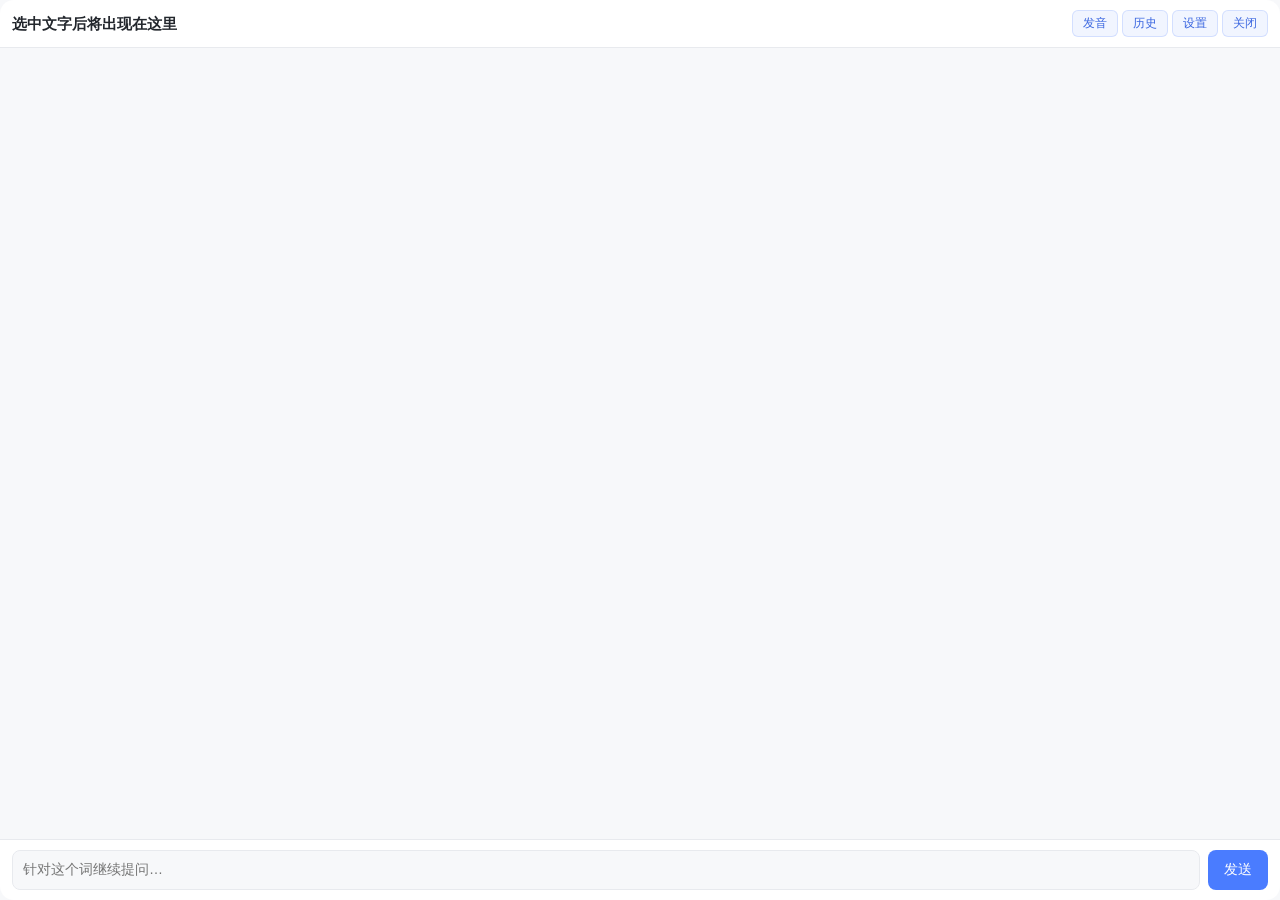
<file: wwwroot/index.html>
<!DOCTYPE html>
<html lang="zh-CN">
<head>
<meta charset="utf-8" />
<meta name="viewport" content="width=device-width, initial-scale=1" />
<title>依依灵球 YiYi Ball</title>
<link rel="stylesheet" href="style.css" />
</head>
<body>
<div id="app">
  <header id="topbar">
    <div id="word" class="word">选中文字后将出现在这里</div>
    <div id="wave" class="wave hidden" title="响应中">
      <i></i><i></i><i></i><i></i><i></i>
    </div>
    <button id="btn-speak" class="txt-btn">发音</button>
    <button id="btn-history" class="txt-btn">历史</button>
    <button id="btn-settings" class="txt-btn">设置</button>
    <button id="btn-close" class="txt-btn close">关闭</button>
  </header>

  <main id="chat-view">
    <div id="chat"></div>
    <form id="input-row" autocomplete="off">
      <input id="input" type="text" placeholder="针对这个词继续提问…" />
      <button id="btn-send" type="submit">发送</button>
    </form>
  </main>

  <main id="history-view" class="hidden">
    <div id="history-search-row">
      <input id="history-search" type="text" placeholder="搜索记录…" />
    </div>
    <div id="history-list"></div>
  </main>
</div>
<script src="app.js"></script>
</body>
</html>
</file>
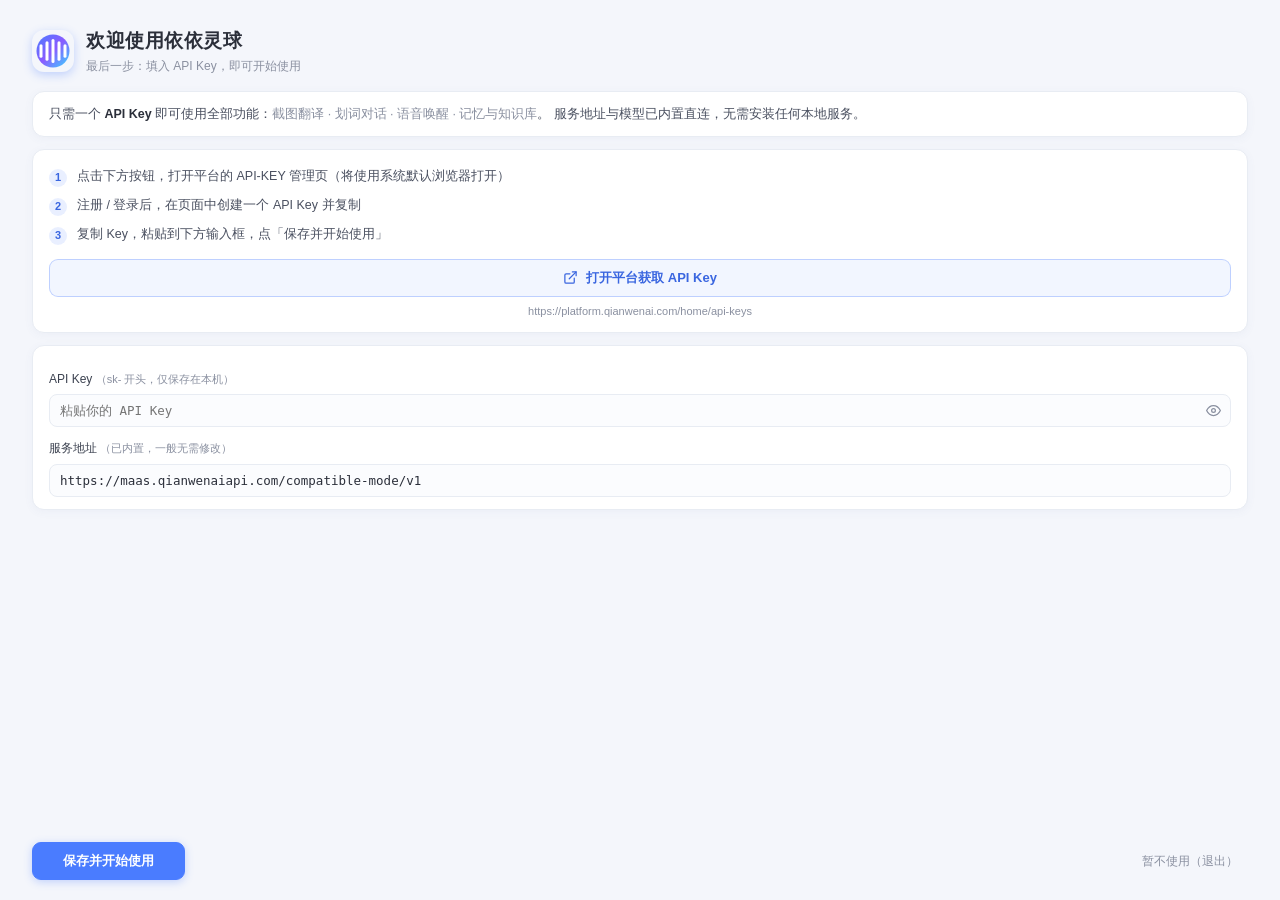
<file: wwwroot/first-run.html>
<!DOCTYPE html>
<html lang="zh-CN">
<head>
<meta charset="utf-8" />
<meta name="viewport" content="width=device-width, initial-scale=1" />
<title>依依灵球 · 开始使用</title>
<!--
  首次启动引导页（ApiKey 未配置时由 ApiKeySetupForm 的 WebView2 架构承载）。
  建议宿主窗口：无边框圆角 14px，ClientSize 约 490x630（与本页自然内容高度一致），背景 #f4f6fb，外置阴影同 DropShadowWindow。

  与 C# 的消息桥约定（确认后接入，本文件 JS 已预留）：
    JS -> C#  { type: "openExternal", url: "..." }   用系统默认浏览器打开平台链接
    JS -> C#  { type: "save", apiKey: "...", baseUrl: "..." }   保存并关闭引导窗
    JS -> C#  { type: "quit" }                        「暂不使用」退出应用
-->
<style>
  * { margin: 0; padding: 0; box-sizing: border-box; }
  :root {
    --brand: #4A7CFF;
    --brand-dim: #3A66E0;
    --bg: #f4f6fb;
    --panel: #ffffff;
    --line: #e8ecf3;
    --text: #2b2f3a;
    --dim: #8a90a0;
  }
  html, body { height: 100%; }
  body {
    font: 13px/1.6 "Microsoft YaHei UI", "Segoe UI", sans-serif;
    background: var(--bg);
    color: var(--text);
    overflow: hidden;
    user-select: none;
    animation: pageIn .28s ease;
  }
  @keyframes pageIn { from { opacity: 0; transform: translateY(6px); } to { opacity: 1; transform: none; } }

  #wrap {
    height: 100vh;
    padding: 26px 32px 20px;
    display: flex;
    flex-direction: column;
  }

  /* ---------- 头部品牌 ---------- */
  #head {
    display: flex; align-items: center; gap: 12px;
    margin-bottom: 14px;
  }
  .logo {
    width: 42px; height: 42px; border-radius: 12px;
    display: flex; align-items: center; justify-content: center;
    box-shadow: 0 3px 10px rgba(74,124,255,.30);
  }
  .logo svg { width: 42px; height: 42px; border-radius: 12px; }
  #head .t { font-size: 19px; font-weight: 700; letter-spacing: .5px; }
  #head .s { font-size: 12px; color: var(--dim); margin-top: 1px; }

  /* ---------- 说明卡 ---------- */
  .card {
    background: var(--panel);
    border: 1px solid var(--line);
    border-radius: 12px;
    box-shadow: 0 2px 10px rgba(70,90,160,.05);
    padding: 12px 16px;
    margin-bottom: 12px;
  }
  #intro { font-size: 12.5px; color: #4a5060; }
  #intro b { color: var(--text); }
  #intro .feats { color: var(--dim); }

  /* ---------- 三步引导 ---------- */
  .steps { list-style: none; }
  .steps li {
    display: flex; align-items: flex-start; gap: 10px;
    padding: 4px 0;
    font-size: 12.5px; color: #4a5060;
  }
  .steps .n {
    flex-shrink: 0;
    width: 18px; height: 18px; border-radius: 50%;
    background: rgba(74,124,255,.12);
    color: var(--brand-dim);
    font-size: 11px; font-weight: 700;
    display: flex; align-items: center; justify-content: center;
    margin-top: 3px;
  }

  /* ---------- 平台链接按钮 ---------- */
  #btn-open-platform {
    display: flex; align-items: center; justify-content: center; gap: 8px;
    width: 100%;
    margin-top: 10px;
    padding: 9px 0;
    border: 1px solid rgba(74,124,255,.30);
    border-radius: 9px;
    background: rgba(74,124,255,.07);
    color: var(--brand-dim);
    font: 600 13px "Microsoft YaHei UI", sans-serif;
    cursor: pointer;
    text-decoration: none;
    transition: background .15s, color .15s;
  }
  #btn-open-platform:hover { background: var(--brand); border-color: var(--brand); color: #fff; }
  #btn-open-platform svg { width: 15px; height: 15px; }
  .plat-url { font-size: 11px; color: var(--dim); margin-top: 6px; text-align: center; }

  /* ---------- 表单 ---------- */
  .field { margin-top: 12px; }
  .field label {
    display: block;
    font-size: 12px; color: #3c4250;
    margin-bottom: 5px;
  }
  .field label em { font-style: normal; color: var(--dim); font-size: 11px; }
  .input-wrap { position: relative; }
  .tin {
    width: 100%;
    padding: 8px 36px 8px 10px;
    border: 1px solid var(--line);
    border-radius: 8px;
    background: #fbfcfe;
    color: var(--text);
    font: 12.5px Consolas, monospace;
    outline: none;
    user-select: text;
  }
  .tin:focus { border-color: var(--brand); background: #fff; }
  #btn-eye {
    position: absolute; right: 6px; top: 50%;
    transform: translateY(-50%);
    width: 24px; height: 24px;
    border: none; background: transparent;
    color: var(--dim); cursor: pointer;
    border-radius: 6px;
    font-size: 13px;
  }
  #btn-eye:hover { background: #f2f5fb; color: var(--text); }
  #btn-eye svg { width: 15px; height: 15px; display: block; margin: auto; }

  /* ---------- 底部按钮 ---------- */
  #foot {
    margin-top: auto;
    display: flex; align-items: center; justify-content: space-between;
    padding-top: 14px;
  }
  #btn-save {
    padding: 9px 30px;
    border: 1px solid var(--brand);
    border-radius: 9px;
    background: var(--brand); color: #fff;
    font: 700 13px "Microsoft YaHei UI", sans-serif;
    cursor: pointer;
    box-shadow: 0 2px 8px rgba(74,124,255,.30);
  }
  #btn-save:hover { background: var(--brand-dim); border-color: var(--brand-dim); }
  #btn-quit {
    border: none; background: transparent;
    color: var(--dim);
    font: 12px "Microsoft YaHei UI", sans-serif;
    cursor: pointer;
    padding: 6px 10px;
    border-radius: 8px;
  }
  #btn-quit:hover { background: #ffecec; color: #e05a55; }

  /* ---------- Toast ---------- */
  #toast {
    position: fixed; left: 50%; top: 22px;
    transform: translateX(-50%) translateY(-8px);
    background: #fff;
    border: 1px solid rgba(74,124,255,.35);
    color: var(--text);
    padding: 8px 18px;
    border-radius: 999px;
    box-shadow: 0 6px 20px rgba(60,80,160,.16);
    font-size: 12.5px;
    opacity: 0; pointer-events: none;
    transition: all .25s ease;
  }
  #toast.show { opacity: 1; transform: translateX(-50%) translateY(0); }
</style>
</head>
<body>
<div id="wrap">
  <div id="head">
    <div class="logo"><svg viewBox="0 0 56 56" xmlns="http://www.w3.org/2000/svg">
      <defs><linearGradient id="ballG" x1="0" y1="0" x2="1" y2="1">
        <stop offset="0" stop-color="#4A7CFF"/><stop offset=".5" stop-color="#8A5CFF"/><stop offset="1" stop-color="#38D6FF"/>
      </linearGradient></defs>
      <circle cx="28" cy="28" r="22" fill="url(#ballG)"/>
      <g stroke="#fff" stroke-width="4" stroke-linecap="round">
        <line x1="12" y1="21" x2="12" y2="35"/><line x1="20" y1="17" x2="20" y2="39"/>
        <line x1="28" y1="14" x2="28" y2="42"/><line x1="36" y1="17" x2="36" y2="39"/>
        <line x1="44" y1="21" x2="44" y2="35"/>
      </g>
    </svg></div>
    <div>
      <div class="t">欢迎使用依依灵球</div>
      <div class="s">最后一步：填入 API Key，即可开始使用</div>
    </div>
  </div>

  <div class="card" id="intro">
    只需一个 <b>API Key</b> 即可使用全部功能：<span class="feats">截图翻译 · 划词对话 · 语音唤醒 · 记忆与知识库</span>。
    服务地址与模型已内置直连，无需安装任何本地服务。
  </div>

  <div class="card">
    <ul class="steps">
      <li><span class="n">1</span><span>点击下方按钮，打开平台的 API-KEY 管理页（将使用系统默认浏览器打开）</span></li>
      <li><span class="n">2</span><span>注册 / 登录后，在页面中创建一个 API Key 并复制</span></li>
      <li><span class="n">3</span><span>复制 Key，粘贴到下方输入框，点「保存并开始使用」</span></li>
    </ul>

    <!-- 正式版：postMessage({type:'openExternal'}) 由 C# 用默认浏览器打开；此处 a 标签便于纯浏览器预览 -->
    <a id="btn-open-platform"
       href="https://platform.qianwenai.com/home/api-keys"
       target="_blank"
       rel="noopener noreferrer"
       onclick="return openPlatform(event)">
      <svg viewBox="0 0 24 24" fill="none" stroke="currentColor" stroke-width="2" stroke-linecap="round" stroke-linejoin="round">
        <path d="M18 13v6a2 2 0 0 1-2 2H5a2 2 0 0 1-2-2V8a2 2 0 0 1 2-2h6"/>
        <polyline points="15 3 21 3 21 9"/>
        <line x1="10" y1="14" x2="21" y2="3"/>
      </svg>
      打开平台获取 API Key
    </a>
    <div class="plat-url">https://platform.qianwenai.com/home/api-keys</div>
  </div>

  <div class="card">
    <div class="field">
      <label for="apiKey">API Key <em>（sk- 开头，仅保存在本机）</em></label>
      <div class="input-wrap">
        <input class="tin" id="apiKey" type="password" placeholder="粘贴你的 API Key" spellcheck="false" autocomplete="off" />
        <button id="btn-eye" type="button" title="显示 / 隐藏">
          <svg id="eye-open" viewBox="0 0 24 24" fill="none" stroke="currentColor" stroke-width="2" stroke-linecap="round" stroke-linejoin="round">
            <path d="M1 12s4-8 11-8 11 8 11 8-4 8-11 8-11-8-11-8z"/><circle cx="12" cy="12" r="3"/>
          </svg>
          <svg id="eye-closed" viewBox="0 0 24 24" fill="none" stroke="currentColor" stroke-width="2" stroke-linecap="round" stroke-linejoin="round" style="display:none">
            <path d="M17.94 17.94A10.07 10.07 0 0 1 12 20c-7 0-11-8-11-8a18.45 18.45 0 0 1 5.06-5.94"/>
            <path d="M9.9 4.24A9.12 9.12 0 0 1 12 4c7 0 11 8 11 8a18.5 18.5 0 0 1-2.16 3.19"/>
            <line x1="1" y1="1" x2="23" y2="23"/>
          </svg>
        </button>
      </div>
    </div>
    <div class="field">
      <label for="baseUrl">服务地址 <em>（已内置，一般无需修改）</em></label>
      <input class="tin" id="baseUrl" type="text" spellcheck="false" autocomplete="off"
             value="https://maas.qianwenaiapi.com/compatible-mode/v1" />
    </div>
  </div>

  <div id="foot">
    <button id="btn-save" type="button">保存并开始使用</button>
    <button id="btn-quit" type="button">暂不使用（退出）</button>
  </div>
</div>

<div id="toast"></div>

<script>
  var API_PLATFORM_URL = 'https://platform.qianwenai.com/home/api-keys';

  function toast(msg) {
    var el = document.getElementById('toast');
    el.textContent = msg;
    el.classList.add('show');
    clearTimeout(el._t);
    el._t = setTimeout(function () { el.classList.remove('show'); }, 2200);
  }

  // 正式架构：WebView2 内通过 postMessage 让 C# 用系统默认浏览器打开；
  // 纯浏览器预览时退化为新标签页。
  function openPlatform(ev) {
    if (window.chrome && window.chrome.webview) {
      window.chrome.webview.postMessage({ type: 'openExternal', url: API_PLATFORM_URL });
      return false; // 阻止 a 标签默认导航
    }
    return true;    // 预览环境：正常 target=_blank
  }

  // 显示 / 隐藏 Key（切换睁眼 / 闭眼图标）
  document.getElementById('btn-eye').addEventListener('click', function () {
    var inp = document.getElementById('apiKey');
    var show = inp.type === 'password';
    inp.type = show ? 'text' : 'password';
    document.getElementById('eye-open').style.display = show ? 'none' : 'block';
    document.getElementById('eye-closed').style.display = show ? 'block' : 'none';
  });

  // 保存：正式架构 postMessage({type:'save', apiKey, baseUrl})，由 C# 校验并写 config.json
  document.getElementById('btn-save').addEventListener('click', function () {
    var key = document.getElementById('apiKey').value.trim();
    if (!key) { toast('请先粘贴 API Key（可按上方步骤免费获取）'); document.getElementById('apiKey').focus(); return; }
    var baseUrl = document.getElementById('baseUrl').value.trim();
    if (window.chrome && window.chrome.webview) {
      window.chrome.webview.postMessage({ type: 'save', apiKey: key, baseUrl: baseUrl });
    } else {
      toast('原型预览：确认后将接入保存逻辑');
    }
  });

  // 暂不使用：正式架构 postMessage({type:'quit'})
  document.getElementById('btn-quit').addEventListener('click', function () {
    if (window.chrome && window.chrome.webview) {
      window.chrome.webview.postMessage({ type: 'quit' });
    } else {
      toast('原型预览：确认后将接入退出逻辑');
    }
  });

  // C# → JS：宿主把当前配置的服务地址发过来预填（替代原 WinForms 的 AppConfig 预填）
  if (window.chrome && window.chrome.webview) {
    window.chrome.webview.addEventListener('message', function (e) {
      var d = e.data || {};
      if (d.type === 'config' && d.baseUrl) document.getElementById('baseUrl').value = d.baseUrl;
    });
    window.chrome.webview.postMessage({ type: 'ready' });
  }

  // 视口自适应：把内容自然高度上报给宿主（先把 wrap 临时设为 auto 量真实高度），
  // 宿主按 CSS 视口/窗口逻辑尺寸的实测比例，把窗口调成刚好容纳内容（不同 DPI 缩放下比例不同）。
  // 关键：窗口尺寸变化后由 resize 事件触发重新上报——resize 在渲染进程真正拿到新视口后才触发，
  // 避免宿主改完尺寸立刻回读导致的"旧视口"竞态（会把窗口越调越大）。
  function reportMetrics() {
    if (!(window.chrome && window.chrome.webview)) return;
    var wrap = document.getElementById('wrap');
    var h = wrap.style.height;
    wrap.style.height = 'auto';
    var contentH = wrap.offsetHeight;
    wrap.style.height = h;
    window.chrome.webview.postMessage({
      type: 'viewport',
      w: window.innerWidth,
      h: window.innerHeight,
      contentH: contentH
    });
  }
  window.addEventListener('resize', reportMetrics);
  reportMetrics();

  // 键盘：Enter 保存，Esc 暂不使用（与原 WinForms 引导窗行为一致）
  document.addEventListener('keydown', function (e) {
    if (e.key === 'Enter') document.getElementById('btn-save').click();
    else if (e.key === 'Escape') document.getElementById('btn-quit').click();
  });
</script>
</body>
</html>
</file>
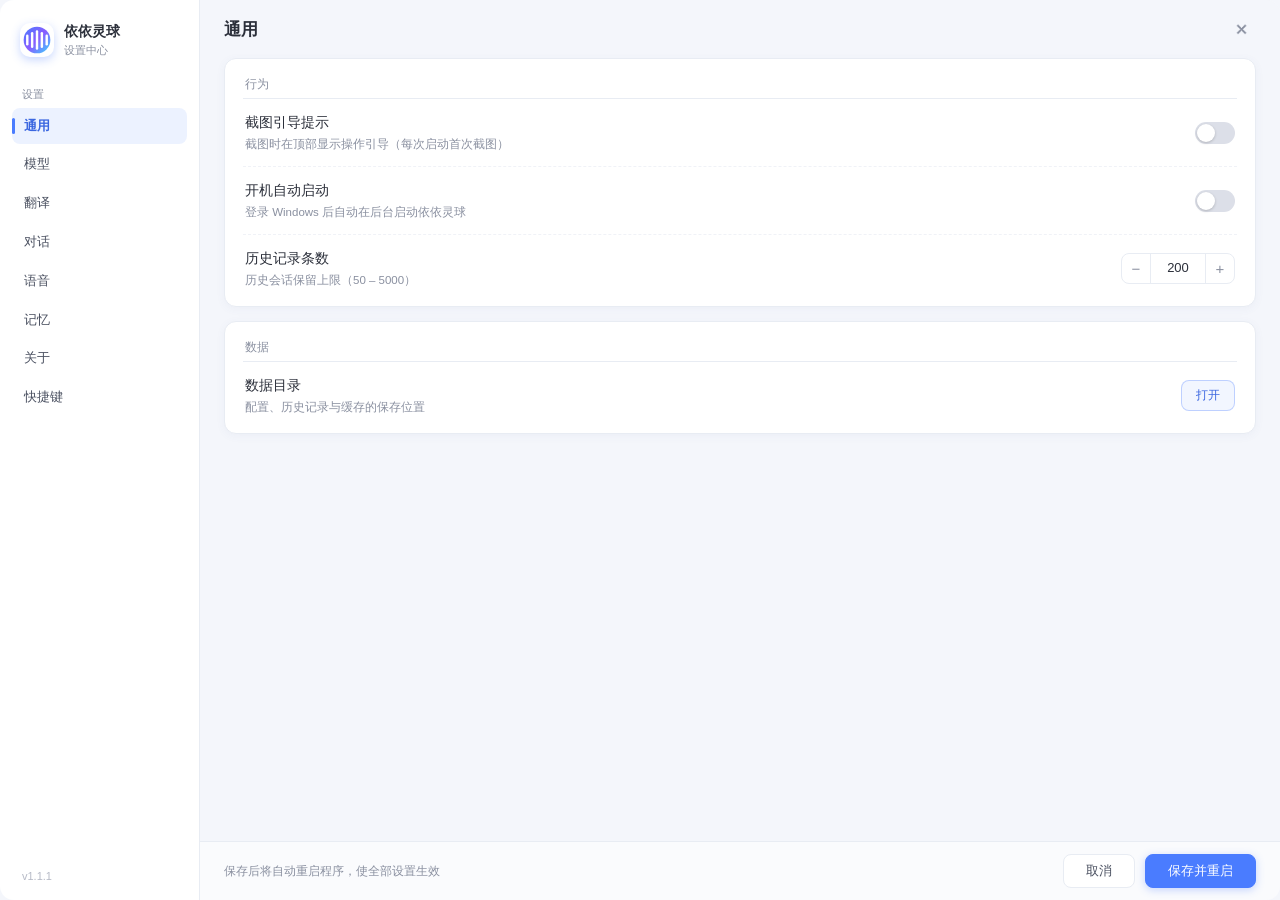
<file: wwwroot/settings.html>
<!DOCTYPE html>
<html lang="zh-CN">
<head>
<meta charset="utf-8" />
<meta name="viewport" content="width=device-width, initial-scale=1" />
<title>依依灵球 · 设置</title>
<style>
  * { margin: 0; padding: 0; box-sizing: border-box; }
  :root {
    --brand: #4A7CFF;
    --brand-dim: #3A66E0;
    --bg: #f4f6fb;
    --panel: #ffffff;
    --line: #e8ecf3;
    --text: #2b2f3a;
    --dim: #8a90a0;
  }
  html, body { height: 100%; }
  body {
    font: 13px/1.6 "Microsoft YaHei UI", "Segoe UI", sans-serif;
    background: var(--bg);
    color: var(--text);
    overflow: hidden;
    user-select: none;
  }

  /* 内容铺满窗口，外置柔和阴影由 DropShadowWindow 窗口提供 */
  #wrap {
    display: flex;
    height: 100vh;
    margin: 0;
    border-radius: 14px;
    overflow: hidden;
    background: var(--bg);
  }

  /* ---------- 左侧导航白卡 ---------- */
  #nav {
    width: 200px;
    flex-shrink: 0;
    background: var(--panel);
    border-right: 1px solid var(--line);
    display: flex;
    flex-direction: column;
    padding: 18px 12px 12px;
  }
  .brand {
    display: flex; align-items: center; gap: 10px;
    padding: 2px 8px 16px;
    cursor: default;   /* 可拖动区 */
  }
  .logo {
    width: 34px; height: 34px; border-radius: 10px;
    display: flex; align-items: center; justify-content: center;
    box-shadow: 0 3px 10px rgba(74,124,255,.30);
  }
  .logo svg { width: 34px; height: 34px; border-radius: 10px; }
  .bt { font-size: 14px; font-weight: 600; }
  .bs { font-size: 11px; color: var(--dim); }

  .group-label {
    font-size: 11px; color: var(--dim);
    padding: 10px 10px 4px;
  }
  .nav-item {
    position: relative;
    padding: 8px 12px;
    border-radius: 8px;
    color: #4a5060;
    cursor: pointer;
    display: flex; align-items: center; justify-content: space-between;
    margin-bottom: 2px;
  }
  .nav-item:hover { background: #f2f5fb; }
  .nav-item.active {
    background: rgba(74,124,255,.10);
    color: var(--brand-dim);
    font-weight: 600;
  }
  .nav-item.active::before {
    content: "";
    position: absolute; left: 0; top: 50%;
    transform: translateY(-50%);
    width: 3px; height: 16px; border-radius: 2px;
    background: var(--brand);
  }
  .nav-item.soon { color: #b6bac6; cursor: default; }
  .nav-item.soon:hover { background: transparent; }
  .soon-tag {
    font-size: 10px; color: var(--dim);
    background: #f0f2f7;
    border-radius: 999px; padding: 1px 7px;
  }
  #nav-foot { margin-top: auto; padding: 8px 10px 2px; font-size: 11px; color: #b6bac6; }

  /* ---------- 右侧内容 ---------- */
  #content { flex: 1; display: flex; flex-direction: column; min-width: 0; }
  #head {
    display: flex; align-items: center; justify-content: space-between;
    padding: 16px 24px 10px;
    cursor: default;   /* 可拖动区 */
  }
  #title { font-size: 17px; font-weight: 600; }
  #btn-close {
    width: 28px; height: 28px;
    border: none; border-radius: 8px;
    background: transparent; color: var(--dim);
    font-size: 14px; cursor: pointer;
  }
  #btn-close:hover { background: #ffecec; color: #e05a55; }

  #pages { flex: 1; overflow-y: auto; padding: 4px 24px 16px; }
  #pages::-webkit-scrollbar { width: 6px; }
  #pages::-webkit-scrollbar-thumb { background: #d7dbe4; border-radius: 3px; }

  .page { display: none; }
  .page.active { display: block; }

  .card {
    background: var(--panel);
    border: 1px solid var(--line);
    border-radius: 12px;
    box-shadow: 0 2px 10px rgba(70,90,160,.05);
    padding: 4px 18px;
    margin-bottom: 14px;
  }
  .card-title {
    font-size: 12px; color: var(--dim);
    padding: 12px 2px 4px;
    border-bottom: 1px solid var(--line);
  }
  .row {
    display: flex; align-items: center; justify-content: space-between;
    gap: 20px;
    padding: 13px 2px;
  }
  .row + .row { border-top: 1px dashed #f0f2f7; }
  /* 长说明行：说明整行铺满，控件换到下一行（避免说明文字被输入框挤成窄条竖排） */
  .row.stack { flex-direction: column; align-items: stretch; gap: 10px; }
  .row.stack .ctl { width: 100%; }
  .row.stack .ctl .tin { flex: 1; width: auto; }

  /* 快捷键录制输入框 */
  .hk { text-align: center; cursor: pointer; }
  .hk:focus { border-color: var(--brand); background: #fff; }
  .hk.recording { border-color: var(--brand); background: #f4f7ff; }
  .info { min-width: 0; }
  .info .t { font-size: 13.5px; font-weight: 500; }
  .info .d { font-size: 11.5px; color: var(--dim); margin-top: 1px; }
  #lnk-apikeys { color: var(--brand-dim); font-size: 11px; text-decoration: none; }
  #lnk-apikeys:hover { text-decoration: underline; }

  /* ---------- 控件 ---------- */
  .ctl { flex-shrink: 0; display: flex; align-items: center; gap: 8px; }

  .switch {
    width: 40px; height: 22px; border-radius: 999px;
    background: #dcdfe8; position: relative;
    cursor: pointer; transition: background .18s;
    flex-shrink: 0;
  }
  .switch::after {
    content: "";
    position: absolute; top: 2px; left: 2px;
    width: 18px; height: 18px; border-radius: 50%;
    background: #fff;
    box-shadow: 0 1px 3px rgba(0,0,0,.20);
    transition: left .18s;
  }
  .switch.on { background: var(--brand); }
  .switch.on::after { left: 20px; }

  .tin {
    width: 360px;
    padding: 7px 10px;
    border: 1px solid var(--line);
    border-radius: 8px;
    background: #fbfcfe;
    color: var(--text);
    font: 12.5px "Microsoft YaHei UI", sans-serif;
    outline: none;
  }
  .tin:focus { border-color: var(--brand); background: #fff; }
  .tin.mono { font-family: Consolas, monospace; }

  .sbtn {
    padding: 6px 14px;
    border: 1px solid rgba(74,124,255,.30);
    border-radius: 8px;
    background: rgba(74,124,255,.07);
    color: var(--brand-dim);
    font-size: 12px; cursor: pointer;
    font-family: inherit;
    flex-shrink: 0;
  }
  .sbtn:hover { background: var(--brand); border-color: var(--brand); color: #fff; }

  .step {
    display: flex; align-items: center;
    border: 1px solid var(--line);
    border-radius: 8px; overflow: hidden;
    background: #fff;
  }
  .step button {
    width: 28px; height: 28px;
    border: none; background: transparent;
    color: var(--dim); font-size: 15px; cursor: pointer;
  }
  .step button:hover { background: #f2f5fb; color: var(--text); }
  .step .val {
    min-width: 56px; text-align: center;
    font-size: 13px; font-weight: 500;
    border-left: 1px solid var(--line);
    border-right: 1px solid var(--line);
    padding: 4px 6px;
  }

  .about-val { font-size: 12.5px; color: var(--dim); }

  /* ---------- 底栏 ---------- */
  #foot {
    display: flex; align-items: center; justify-content: space-between;
    padding: 12px 24px;
    border-top: 1px solid var(--line);
    background: rgba(255,255,255,.6);
  }
  .hint { font-size: 11.5px; color: var(--dim); }
  .btns { display: flex; gap: 10px; }
  .btn {
    padding: 7px 22px;
    border-radius: 8px;
    font-size: 13px; cursor: pointer;
    font-family: inherit;
  }
  .btn.ghost {
    border: 1px solid var(--line);
    background: #fff; color: #4a5060;
  }
  .btn.ghost:hover { border-color: #c9cfdb; }
  .btn.primary {
    border: 1px solid var(--brand);
    background: var(--brand); color: #fff;
    box-shadow: 0 2px 8px rgba(74,124,255,.30);
  }
  .btn.primary:hover { background: var(--brand-dim); border-color: var(--brand-dim); }

  /* ---------- Toast ---------- */
  #toast {
    position: fixed; left: 50%; top: 24px;
    transform: translateX(-50%) translateY(-8px);
    background: #fff;
    border: 1px solid rgba(74,124,255,.35);
    color: var(--text);
    padding: 8px 18px;
    border-radius: 999px;
    box-shadow: 0 6px 20px rgba(60,80,160,.16);
    font-size: 12.5px;
    opacity: 0; pointer-events: none;
    transition: all .25s ease;
  }
  #toast.show { opacity: 1; transform: translateX(-50%) translateY(0); }
</style>
</head>
<body>
<div id="wrap">
  <aside id="nav">
    <div class="brand" id="brand">
      <div class="logo"><svg viewBox="0 0 56 56" xmlns="http://www.w3.org/2000/svg">
        <defs><linearGradient id="ballG" x1="0" y1="0" x2="1" y2="1">
          <stop offset="0" stop-color="#4A7CFF"/><stop offset=".5" stop-color="#8A5CFF"/><stop offset="1" stop-color="#38D6FF"/>
        </linearGradient></defs>
        <circle cx="28" cy="28" r="22" fill="url(#ballG)"/>
        <g stroke="#fff" stroke-width="4" stroke-linecap="round">
          <line x1="12" y1="21" x2="12" y2="35"/><line x1="20" y1="17" x2="20" y2="39"/>
          <line x1="28" y1="14" x2="28" y2="42"/><line x1="36" y1="17" x2="36" y2="39"/>
          <line x1="44" y1="21" x2="44" y2="35"/>
        </g>
      </svg></div>
      <div>
        <div class="bt">依依灵球</div>
        <div class="bs">设置中心</div>
      </div>
    </div>

    <div class="group-label">设置</div>
    <div class="nav-item active" data-page="general">通用</div>
    <div class="nav-item" data-page="models">模型</div>
    <div class="nav-item" data-page="translate">翻译</div>
    <div class="nav-item" data-page="chat">对话</div>
    <div class="nav-item" data-page="voice">语音</div>
    <div class="nav-item" data-page="memory">记忆</div>
    <div class="nav-item" data-page="about">关于</div>
    <div class="nav-item" data-page="shortcuts">快捷键</div>

    <div id="nav-foot">v1.1.1</div>
  </aside>

  <main id="content">
    <header id="head">
      <div id="title">通用</div>
      <button id="btn-close" title="关闭 (Esc)">✕</button>
    </header>

    <div id="pages">
      <!-- 通用 -->
      <section class="page active" data-page="general">
        <div class="card">
          <div class="card-title">行为</div>
          <div class="row">
            <div class="info">
              <div class="t">截图引导提示</div>
              <div class="d">截图时在顶部显示操作引导（每次启动首次截图）</div>
            </div>
            <div class="ctl"><div class="switch" id="screenshotTip"></div></div>
          </div>
          <div class="row">
            <div class="info">
              <div class="t">开机自动启动</div>
              <div class="d">登录 Windows 后自动在后台启动依依灵球</div>
            </div>
            <div class="ctl"><div class="switch" id="autoStart"></div></div>
          </div>
          <div class="row">
            <div class="info">
              <div class="t">历史记录条数</div>
              <div class="d">历史会话保留上限（50 – 5000）</div>
            </div>
            <div class="ctl">
              <div class="step">
                <button id="hl-minus" title="减少">−</button>
                <div class="val" id="historyLimit">200</div>
                <button id="hl-plus" title="增加">+</button>
              </div>
            </div>
          </div>
        </div>
        <div class="card">
          <div class="card-title">数据</div>
          <div class="row">
            <div class="info">
              <div class="t">数据目录</div>
              <div class="d">配置、历史记录与缓存的保存位置</div>
            </div>
            <div class="ctl"><button class="sbtn" id="btn-datadir">打开</button></div>
          </div>
        </div>
      </section>

      <!-- 模型（集中管理：API 服务 + 全部模型） -->
      <section class="page" data-page="models">
        <div class="card">
          <div class="card-title">API 服务</div>
          <div class="row">
            <div class="info">
              <div class="t">API 地址</div>
              <div class="d">OpenAI 兼容接口地址（全局共用）</div>
            </div>
            <div class="ctl"><input class="tin mono" id="baseUrl" spellcheck="false" /></div>
          </div>
          <div class="row stack">
            <div class="info">
              <div class="t">API Key</div>
              <div class="d">已保存的 Key 不会回显；留空保持不变，输入新 Key 则覆盖 · <a id="lnk-apikeys" href="https://platform.qianwenai.com/home/api-keys" target="_blank" rel="noopener noreferrer">获取 API Key</a></div>
            </div>
            <div class="ctl">
              <input class="tin mono" id="apiKey" type="password" spellcheck="false" />
              <button class="sbtn" id="btn-eye">显示</button>
            </div>
          </div>
        </div>
        <div class="card">
          <div class="card-title">翻译与对话模型</div>
          <div class="row">
            <div class="info">
              <div class="t">翻译模型</div>
              <div class="d">划词翻译使用的模型</div>
            </div>
            <div class="ctl"><input class="tin mono" id="translationModel" spellcheck="false" /></div>
          </div>
          <div class="row">
            <div class="info">
              <div class="t">截图识别模型</div>
              <div class="d">截图翻译先用的多模态 OCR 模型，识别后再交给对话模型翻译</div>
            </div>
            <div class="ctl"><input class="tin mono" id="ocrModel" spellcheck="false" /></div>
          </div>
          <div class="row">
            <div class="info">
              <div class="t">标题生成模型</div>
              <div class="d">截图翻译与长句划词结束后，为会话重写简短标题</div>
            </div>
            <div class="ctl"><input class="tin mono" id="titleModel" spellcheck="false" /></div>
          </div>
          <div class="row">
            <div class="info">
              <div class="t">对话模型</div>
              <div class="d">对话窗口使用的模型，可针对翻译结果继续追问</div>
            </div>
            <div class="ctl"><input class="tin mono" id="chatModel" spellcheck="false" /></div>
          </div>
        </div>
        <div class="card">
          <div class="card-title">语音模型</div>
          <div class="row">
            <div class="info">
              <div class="t">语音识别模型</div>
              <div class="d">整段录音送该模型转文字</div>
            </div>
            <div class="ctl"><input class="tin mono" id="asrModel" spellcheck="false" /></div>
          </div>
          <div class="row">
            <div class="info">
              <div class="t">意图路由模型</div>
              <div class="d">语音指令的纯分类模型，判断闲聊还是要执行操作</div>
            </div>
            <div class="ctl"><input class="tin mono" id="intentModel" spellcheck="false" /></div>
          </div>
          <div class="row">
            <div class="info">
              <div class="t">操作规划模型</div>
              <div class="d">执行类语音指令的结构化规划（生成操作步骤）</div>
            </div>
            <div class="ctl"><input class="tin mono" id="planModel" spellcheck="false" /></div>
          </div>
        </div>
        <div class="card">
          <div class="card-title">记忆与视觉模型</div>
          <div class="row">
            <div class="info">
              <div class="t">向量化模型</div>
              <div class="d">记忆与知识库共用的 embedding 模型（云端）</div>
            </div>
            <div class="ctl"><input class="tin mono" id="embeddingModel" spellcheck="false" /></div>
          </div>
          <div class="row">
            <div class="info">
              <div class="t">屏幕定位模型</div>
              <div class="d">语音执行操作时定位屏幕元素（输出归一化包围盒的视觉模型）</div>
            </div>
            <div class="ctl"><input class="tin mono" id="groundModel" spellcheck="false" /></div>
          </div>
        </div>
      </section>

      <!-- 翻译 -->
      <section class="page" data-page="translate">
        <div class="card">
          <div class="card-title">划词行为</div>
          <div class="row">
            <div class="info">
              <div class="t">选中文字后自动捕捉</div>
              <div class="d">在外部应用划词后自动取词；关闭后不会注入 Ctrl+C，复制和粘贴不再受划词功能干扰</div>
            </div>
            <div class="ctl"><div class="switch" id="captureSelectedText"></div></div>
          </div>
          <div class="row">
            <div class="info">
              <div class="t">选中后自动发音</div>
              <div class="d">划词翻译完成后自动朗读原词</div>
            </div>
            <div class="ctl"><div class="switch" id="autoSpeak"></div></div>
          </div>
        </div>
      </section>

      <!-- 对话 -->
      <section class="page" data-page="chat">
        <div class="card">
          <div class="card-title">行为</div>
          <div class="row">
            <div class="info">
              <div class="t">回复自动朗读</div>
              <div class="d">对话回复完成后自动朗读（截图翻译的长文不读）</div>
            </div>
            <div class="ctl"><div class="switch" id="autoSpeakReply"></div></div>
          </div>
          <div class="row">
            <div class="info">
              <div class="t">上下文轮数</div>
              <div class="d">每次提问携带的最近对话轮数，越大越连贯也越耗 token（1 – 50）</div>
            </div>
            <div class="ctl">
              <div class="step">
                <button id="ct-minus" title="减少">−</button>
                <div class="val" id="contextTurns">10</div>
                <button id="ct-plus" title="增加">+</button>
              </div>
            </div>
          </div>
        </div>
        <div class="card">
          <div class="card-title">人设</div>
          <div class="row" style="align-items: flex-start;">
            <div class="info">
              <div class="t">系统提示词</div>
              <div class="d">自定义依依的性格与回答风格；留空使用内置讲解者提示词</div>
            </div>
            <div class="ctl">
              <textarea class="tin" id="systemPrompt" rows="4" spellcheck="false"
                style="resize: vertical;" placeholder="留空 = 内置默认人设"></textarea>
            </div>
          </div>
        </div>
      </section>

      <!-- 语音 -->
      <section class="page" data-page="voice">
        <div class="card">
          <div class="card-title">功能开关</div>
          <div class="row">
            <div class="info">
              <div class="t">语音对话</div>
              <div class="d">长按主球进入语音对话（总开关）</div>
            </div>
            <div class="ctl"><div class="switch" id="voiceEnabled"></div></div>
          </div>
          <div class="row">
            <div class="info">
              <div class="t">语音唤醒</div>
              <div class="d">待机时保持监听唤醒词，说唤醒词直接进入语音对话</div>
            </div>
            <div class="ctl"><div class="switch" id="wakeWordEnabled"></div></div>
          </div>
        </div>
        <div class="card">
          <div class="card-title">麦克风</div>
          <div class="row">
            <div class="info">
              <div class="t">录音设备</div>
              <div class="d">语音对话与唤醒共用的输入设备（按系统设备清单）</div>
            </div>
            <div class="ctl"><select class="tin" id="micDevice"></select></div>
          </div>
          <div class="row">
            <div class="info">
              <div class="t">麦克风灵敏度</div>
              <div class="d">越高越容易识别开口，过高可能把噪声误切成语句</div>
            </div>
            <div class="ctl">
              <div class="step">
                <button id="ms-minus" title="降低">−</button>
                <div class="val" id="micSensitivity">50%</div>
                <button id="ms-plus" title="提高">+</button>
              </div>
            </div>
          </div>
        </div>
        <div class="card">
          <div class="card-title">播报</div>
          <div class="row">
            <div class="info">
              <div class="t">CosyVoice 服务地址</div>
              <div class="d">本地 TTS 推理服务，留空则用系统语音兜底</div>
            </div>
            <div class="ctl"><input class="tin mono" id="ttsCosyVoiceUrl" placeholder="http://127.0.0.1:9777" spellcheck="false" /></div>
          </div>
        </div>
      </section>

      <!-- 记忆 -->
      <section class="page" data-page="memory">
        <div class="card">
          <div class="card-title">资料知识库</div>
          <div class="row" style="align-items: flex-start;">
            <div class="info">
              <div class="t">收录文件夹</div>
              <div class="d">一行一个路径，文件夹里的 txt/md/pdf/docx 会自动入库（回答问题时参考）</div>
            </div>
            <div class="ctl">
              <textarea class="tin" id="kbFolders" rows="4" spellcheck="false"
                style="resize: vertical; font-family: Consolas, monospace;"></textarea>
            </div>
          </div>
          <div class="row">
            <div class="info">
              <div class="t">增量扫描</div>
              <div class="d">程序启动时自动扫描；改动文件后也可手动扫描</div>
            </div>
            <div class="ctl"><button class="sbtn" id="btn-scan">立即扫描</button></div>
          </div>
        </div>
        <div class="card">
          <div class="card-title">长期记忆</div>
          <div class="row" style="padding-bottom: 6px;">
            <div class="info">
              <div class="d">说「记住 / 记一下 XXX」即可新增；聊天中提到偏好习惯时依依也会自动记。点内容可编辑。</div>
            </div>
            <div class="ctl"><button class="sbtn" id="btn-refresh-mem">刷新</button></div>
          </div>
          <div id="mem-list"></div>
        </div>
        <div class="card">
          <div class="card-title">技能库</div>
          <div class="row" style="padding-bottom: 6px;">
            <div class="info">
              <div class="d">说「把这个存成技能，叫 XX」沉淀最近一次操作；说「执行 XX」回放。</div>
            </div>
            <div class="ctl"><button class="sbtn" id="btn-refresh-skill">刷新</button></div>
          </div>
          <div id="skill-list"></div>
        </div>
      </section>

      <!-- 快捷键：悬浮球手势（固定） + 全局快捷键（用户自定义录制） -->
      <section class="page" data-page="shortcuts">
        <div class="card">
          <div class="card-title">全局快捷键 · 点击右侧输入框后按下组合键即可设置，按 Backspace 清除，Esc 取消（默认留空不启用）</div>
          <div class="row">
            <div class="info"><div class="t">截图翻译</div><div class="d">等同单击主球，任何界面下按快捷键生效</div></div>
            <div class="ctl"><input id="hk-screenshot" class="tin hk" placeholder="未设置" readonly /></div>
          </div>
          <div class="row">
            <div class="info"><div class="t">开始 / 结束语音对话</div><div class="d">等同长按主球（需语音功能已开启）</div></div>
            <div class="ctl"><input id="hk-voice" class="tin hk" placeholder="未设置" readonly /></div>
          </div>
          <div class="row">
            <div class="info"><div class="t">打开对话面板</div><div class="d">等同双击主球，面板出现在鼠标附近</div></div>
            <div class="ctl"><input id="hk-chat" class="tin hk" placeholder="未设置" readonly /></div>
          </div>
        </div>
        <div class="card">
          <div class="card-title">悬浮球手势</div>
          <div class="row">
            <div class="info"><div class="t">单击主球</div><div class="d">进入截图翻译模式（拖拽框选屏幕区域识别翻译）</div></div>
          </div>
          <div class="row">
            <div class="info"><div class="t">双击主球</div><div class="d">打开对话面板（无选中词的空白会话）</div></div>
          </div>
          <div class="row">
            <div class="info"><div class="t">长按主球 0.5 秒</div><div class="d">进入语音对话模式（松开结束）</div></div>
          </div>
          <div class="row">
            <div class="info"><div class="t">按住拖动</div><div class="d">移动悬浮球位置</div></div>
          </div>
          <div class="row">
            <div class="info"><div class="t">拖至屏幕边缘</div><div class="d">贴边吸附半隐藏，往回拖动恢复</div></div>
          </div>
        </div>
        <div class="card">
          <div class="card-title">划词翻译</div>
          <div class="row">
            <div class="info"><div class="t">选中文字</div><div class="d">任意应用中选中文字即自动触发，无需按键</div></div>
          </div>
        </div>
        <div class="card">
          <div class="card-title">截图模式</div>
          <div class="row">
            <div class="info"><div class="t">拖拽框选</div><div class="d">按住左键框选区域，松手开始识别</div></div>
          </div>
          <div class="row">
            <div class="info"><div class="t">Esc</div><div class="d">取消本次截图</div></div>
          </div>
        </div>
        <div class="card">
          <div class="card-title">托盘</div>
          <div class="row">
            <div class="info"><div class="t">左键点击图标</div><div class="d">打开设置中心</div></div>
          </div>
          <div class="row">
            <div class="info"><div class="t">右键点击图标</div><div class="d">弹出菜单（打开设置 / 退出）</div></div>
          </div>
        </div>
      </section>

      <!-- 关于 -->
      <section class="page" data-page="about">
        <div class="card">
          <div class="card-title">关于</div>
          <div class="row">
            <div class="info"><div class="t">版本</div></div>
            <div class="ctl"><span class="about-val">1.1.1</span></div>
          </div>
          <div class="row">
            <div class="info">
              <div class="t">依依灵球 YiYi Ball</div>
              <div class="d">划词翻译 + AI 对话 + 语音助手，数据保存在程序目录 data 文件夹</div>
            </div>
          </div>
        </div>
      </section>
    </div>

    <footer id="foot">
      <div class="hint">保存后将自动重启程序，使全部设置生效</div>
      <div class="btns">
        <button class="btn ghost" id="btn-cancel">取消</button>
        <button class="btn primary" id="btn-save">保存并重启</button>
      </div>
    </footer>
  </main>
</div>
<div id="toast"></div>

<script>
  const $ = (s) => document.querySelector(s);
  const bridge = window.chrome?.webview;
  if (bridge) bridge.postMessage({ type: 'ready' });

  // ---------- 导航（纯前端切换） ----------
  const titles = { general: '通用', models: '模型', translate: '翻译', chat: '对话', voice: '语音', memory: '记忆', about: '关于', shortcuts: '快捷键' };
  document.querySelectorAll('.nav-item:not(.soon)').forEach((el) => {
    el.addEventListener('click', () => {
      document.querySelectorAll('.nav-item').forEach((n) => n.classList.remove('active'));
      document.querySelectorAll('.page').forEach((p) => p.classList.remove('active'));
      el.classList.add('active');
      const page = el.dataset.page;
      document.querySelector(`.page[data-page="${page}"]`).classList.add('active');
      $('#title').textContent = titles[page];
      if (page === 'memory') { bridge?.postMessage({ type: 'listMemories' }); bridge?.postMessage({ type: 'listSkills' }); }
    });
  });

  // ---------- 控件 ----------
  let cfg = null;
  function fill(c) {
    cfg = c;
    $('#baseUrl').value = c.baseUrl || '';
    $('#apiKey').value = c.apiKey || '';
    $('#translationModel').value = c.translationModel || '';
    $('#chatModel').value = c.chatModel || '';
    $('#ocrModel').value = c.ocrModel || '';
    $('#titleModel').value = c.titleModel || '';
    $('#autoSpeak').classList.toggle('on', !!c.autoSpeak);
    $('#captureSelectedText').classList.toggle('on', c.captureSelectedText !== false);
    $('#screenshotTip').classList.toggle('on', !!c.showScreenshotTip);
    $('#autoStart').classList.toggle('on', c.autoStart !== false);   // 默认勾选（旧配置无此字段时视为开启）
    $('#historyLimit').textContent = c.historyLimit;
    // 全局快捷键（空 = 未设置）
    const hk = c.hotkeys || {};
    $('#hk-screenshot').value = hk.screenshot || '';
    $('#hk-voice').value = hk.voice || '';
    $('#hk-chat').value = hk.chat || '';
    // 语音
    $('#voiceEnabled').classList.toggle('on', !!c.voiceEnabled);
    $('#wakeWordEnabled').classList.toggle('on', !!c.wakeWordEnabled);
    $('#asrModel').value = c.asrModel || '';
    $('#ttsCosyVoiceUrl').value = c.ttsCosyVoiceUrl || '';
    msVal = Math.min(10, Math.max(0, Math.round((typeof c.micSensitivity === 'number' ? c.micSensitivity : 0.5) * 10)));
    msShow();
    const sel = $('#micDevice');
    sel.innerHTML = '';
    const devs = c.micDevices || [];
    devs.forEach((name, i) => {
      const o = document.createElement('option');
      o.value = i; o.textContent = i + '. ' + name;
      sel.appendChild(o);
    });
    if (!sel.options.length) {
      const o = document.createElement('option');
      o.value = 0; o.textContent = '未检测到麦克风';
      sel.appendChild(o);
    }
    sel.value = String(c.micDevice || 0);
    if (!sel.value && sel.options.length) sel.selectedIndex = 0;
    // 记忆
    $('#embeddingModel').value = c.embeddingModel || '';
    $('#kbFolders').value = (c.kbFolders || []).join('\n');
    // 模型页：意图 / 规划 / 屏幕定位
    $('#intentModel').value = c.intentModel || '';
    $('#planModel').value = c.planModel || '';
    $('#groundModel').value = c.groundModel || '';
    // 对话行为
    $('#autoSpeakReply').classList.toggle('on', !!c.autoSpeakReply);
    $('#systemPrompt').value = c.systemPrompt || '';
    ct = Math.min(50, Math.max(1, typeof c.contextTurns === 'number' ? c.contextTurns : 10));
    ctShow();
  }

  $('#autoSpeak').addEventListener('click', (e) => e.target.classList.toggle('on'));
  $('#captureSelectedText').addEventListener('click', (e) => e.target.classList.toggle('on'));
  $('#screenshotTip').addEventListener('click', (e) => e.target.classList.toggle('on'));
  $('#autoStart').addEventListener('click', (e) => e.target.classList.toggle('on'));
  $('#autoSpeakReply').addEventListener('click', (e) => e.target.classList.toggle('on'));
  $('#voiceEnabled').addEventListener('click', (e) => e.target.classList.toggle('on'));
  $('#wakeWordEnabled').addEventListener('click', (e) => e.target.classList.toggle('on'));

  let hl = 200;
  $('#hl-minus').addEventListener('click', () => { hl = Math.max(50, hl - 50); $('#historyLimit').textContent = hl; });
  $('#hl-plus').addEventListener('click', () => { hl = Math.min(5000, hl + 50); $('#historyLimit').textContent = hl; });

  // 全局快捷键录制：点击输入框进入录制态，按下组合键写入；Esc 取消，Backspace/Delete 清空
  // 安全约束（与 C# 侧 HotkeyMap 一致）：无修饰键时仅允许 F1~F12，防止单键劫持全局打字
  const HK_KEY_NAMES = { Enter: 'Enter', Escape: 'Esc', Tab: 'Tab', Space: 'Space', Backspace: 'Backspace',
    Delete: 'Delete', Insert: 'Insert', Home: 'Home', End: 'End', PageUp: 'PageUp', PageDown: 'PageDown',
    ArrowUp: 'Up', ArrowDown: 'Down', ArrowLeft: 'Left', ArrowRight: 'Right',
    PrintScreen: 'PrintScreen' };
  function hkFormat(mods, key) {
    const parts = [];
    if (mods.ctrl) parts.push('Ctrl');
    if (mods.alt) parts.push('Alt');
    if (mods.shift) parts.push('Shift');
    if (mods.win) parts.push('Win');
    parts.push(key);
    return parts.join('+');
  }
  document.querySelectorAll('.hk').forEach((input) => {
    const old = () => input.dataset.saved !== undefined ? input.dataset.saved : input.value;
    input.addEventListener('focus', () => {
      input.dataset.saved = input.value;
      input.classList.add('recording');
      input.value = '按下组合键…';
    });
    input.addEventListener('blur', () => {
      input.classList.remove('recording');
      input.value = old();
      delete input.dataset.saved;
    });
    input.addEventListener('keydown', (e) => {
      e.preventDefault();
      e.stopPropagation();
      if (e.key === 'Escape') { input.blur(); return; }            // 取消：恢复旧值
      if (e.key === 'Backspace' || e.key === 'Delete') {           // 清除：留空 = 不启用
        input.dataset.saved = '';
        input.blur();
        return;
      }
      const mods = { ctrl: e.ctrlKey, alt: e.altKey, shift: e.shiftKey, win: e.metaKey };
      const mCount = (mods.ctrl ? 1 : 0) + (mods.alt ? 1 : 0) + (mods.shift ? 1 : 0) + (mods.win ? 1 : 0);
      let key = '';
      if (/^Key[A-Z]$/.test(e.code)) key = e.code.slice(3);
      else if (/^Digit[0-9]$/.test(e.code)) key = e.code.slice(5);
      else if (/^F([1-9]|1[0-2])$/.test(e.code)) key = e.code;
      else if (HK_KEY_NAMES[e.code]) key = HK_KEY_NAMES[e.code];
      if (!key) return;                                            // 纯修饰键单独按下：忽略
      const isFKey = /^F([1-9]|1[0-2])$/.test(key);
      if (mCount === 0 && !isFKey) {                               // 无修饰键且非 F 键：拒绝
        input.value = '需配合 Ctrl/Alt/Shift 或使用 F1~F12';
        return;
      }
      input.dataset.saved = hkFormat(mods, key);
      input.blur();
    });
  });

  // 上下文轮数：1..50 档
  let ct = 10;
  function ctShow() { $('#contextTurns').textContent = ct; }
  $('#ct-minus').addEventListener('click', () => { ct = Math.max(1, ct - 1); ctShow(); });
  $('#ct-plus').addEventListener('click', () => { ct = Math.min(50, ct + 1); ctShow(); });

  // 麦克风灵敏度：0..10 档，内部 0..1
  let msVal = 5;
  function msShow() { $('#micSensitivity').textContent = (msVal * 10) + '%'; }
  $('#ms-minus').addEventListener('click', () => { msVal = Math.max(0, msVal - 1); msShow(); });
  $('#ms-plus').addEventListener('click', () => { msVal = Math.min(10, msVal + 1); msShow(); });

  $('#btn-eye').addEventListener('click', () => {
    const inp = $('#apiKey');
    const show = inp.type === 'password';
    inp.type = show ? 'text' : 'password';
    $('#btn-eye').textContent = show ? '隐藏' : '显示';
  });

  // ---------- 消息 ----------
  function toast(msg) {
    const t = $('#toast');
    t.textContent = msg;
    t.classList.add('show');
    clearTimeout(toast._timer);
    toast._timer = setTimeout(() => t.classList.remove('show'), 2200);
  }

  if (bridge) bridge.addEventListener('message', (ev) => {
    const d = ev.data || {};
    if (d.type === 'config') { fill(d); hl = d.historyLimit || 200; }
    else if (d.type === 'saved') {
      // 用保存后的最新值刷新界面，保证勾选与实际配置一致（C# 回传为平铺字段）
      fill(d);
      hl = d.historyLimit || hl;
      toast('已保存，正在重启…');
    }
    else if (d.type === 'memories') renderMemories(d.items || []);
    else if (d.type === 'memoriesSaved') { bridge.postMessage({ type: 'listMemories' }); toast('已更新'); }
    else if (d.type === 'skills') renderSkills(d.items || []);
    else if (d.type === 'skillsSaved') { bridge.postMessage({ type: 'listSkills' }); toast('已删除'); }
    else if (d.type === 'kbScanDone') {
      $('#btn-scan').disabled = false;
      $('#btn-scan').textContent = '立即扫描';
      toast(d.updated >= 0 ? `扫描完成，更新 ${d.updated} 个文件` : ('扫描失败：' + (d.message || '')));
    }
    else if (d.type === 'error') toast(d.message || '出错了');
  });

  // ---------- 记忆页：长期记忆 / 技能库 ----------
  function esc(s) {
    return String(s ?? '').replace(/[&<>"]/g, (c) => ({ '&': '&amp;', '<': '&lt;', '>': '&gt;', '"': '&quot;' }[c]));
  }

  function renderMemories(items) {
    const box = $('#mem-list');
    if (!items.length) {
      box.innerHTML = '<div class="row"><div class="d" style="color:var(--dim)">还没有记忆。</div></div>';
      return;
    }
    box.innerHTML = items.map((m) => `
      <div class="row" data-id="${m.id}">
        <div class="info">
          <div class="t mem-content" style="cursor:text" title="点击编辑">${esc(m.content)}</div>
          <div class="d">${esc(m.updatedAt || '')}</div>
        </div>
        <div class="ctl">
          <button class="sbtn mem-del">删除</button>
        </div>
      </div>`).join('');

    box.querySelectorAll('.mem-del').forEach((btn) => {
      btn.addEventListener('click', () => {
        const id = parseInt(btn.closest('.row').dataset.id, 10);
        bridge?.postMessage({ type: 'deleteMemory', id });
      });
    });
    box.querySelectorAll('.mem-content').forEach((el) => {
      el.addEventListener('click', () => {
        if (el.querySelector('input')) return;
        const row = el.closest('.row');
        const id = parseInt(row.dataset.id, 10);
        const old = el.textContent;
        el.innerHTML = '';
        const inp = document.createElement('input');
        inp.className = 'tin';
        inp.style.width = '100%';
        inp.value = old;
        el.appendChild(inp);
        inp.focus();
        const save = () => {
          const v = inp.value.trim();
          el.textContent = v || old;
          if (v && v !== old) bridge?.postMessage({ type: 'updateMemory', id, content: v });
        };
        inp.addEventListener('keydown', (e) => { if (e.key === 'Enter') inp.blur(); });
        inp.addEventListener('blur', save);
      });
    });
  }

  function renderSkills(items) {
    const box = $('#skill-list');
    if (!items.length) {
      box.innerHTML = '<div class="row"><div class="d" style="color:var(--dim)">还没有技能。</div></div>';
      return;
    }
    box.innerHTML = items.map((s) => {
      let steps = 0;
      try { steps = JSON.parse(s.actions).length; } catch { }
      return `
      <div class="row" data-id="${s.id}">
        <div class="info">
          <div class="t">${esc(s.name)}</div>
          <div class="d">${steps} 步操作序列</div>
        </div>
        <div class="ctl">
          <button class="sbtn skill-del">删除</button>
        </div>
      </div>`;
    }).join('');
    box.querySelectorAll('.skill-del').forEach((btn) => {
      btn.addEventListener('click', () => {
        const id = parseInt(btn.closest('.row').dataset.id, 10);
        bridge?.postMessage({ type: 'deleteSkill', id });
      });
    });
  }

  $('#btn-refresh-mem').addEventListener('click', () => bridge?.postMessage({ type: 'listMemories' }));
  $('#btn-refresh-skill').addEventListener('click', () => bridge?.postMessage({ type: 'listSkills' }));
  $('#btn-scan').addEventListener('click', () => {
    $('#btn-scan').disabled = true;
    $('#btn-scan').textContent = '扫描中…';
    bridge?.postMessage({
      type: 'scanKb',
      folders: $('#kbFolders').value.split('\n').map(s => s.trim()).filter(Boolean)
    });
  });

  // ---------- 保存 / 关闭 / 数据目录 ----------
  $('#btn-save').addEventListener('click', () => {
    if (!bridge) return;
    bridge.postMessage({
      type: 'save',
      baseUrl: $('#baseUrl').value,
      apiKey: $('#apiKey').value,
      translationModel: $('#translationModel').value,
      chatModel: $('#chatModel').value,
      ocrModel: $('#ocrModel').value,
      titleModel: $('#titleModel').value,
      autoSpeak: $('#autoSpeak').classList.contains('on'),
      captureSelectedText: $('#captureSelectedText').classList.contains('on'),
      showScreenshotTip: $('#screenshotTip').classList.contains('on'),
      autoStart: $('#autoStart').classList.contains('on'),
      hotkeys: {
        screenshot: $('#hk-screenshot').value.trim(),
        voice: $('#hk-voice').value.trim(),
        chat: $('#hk-chat').value.trim(),
      },
      historyLimit: hl,
      voiceEnabled: $('#voiceEnabled').classList.contains('on'),
      wakeWordEnabled: $('#wakeWordEnabled').classList.contains('on'),
      micDevice: parseInt($('#micDevice').value, 10) || 0,
      micSensitivity: msVal / 10,
      asrModel: $('#asrModel').value,
      ttsCosyVoiceUrl: $('#ttsCosyVoiceUrl').value,
      embeddingModel: $('#embeddingModel').value,
      intentModel: $('#intentModel').value,
      planModel: $('#planModel').value,
      groundModel: $('#groundModel').value,
      autoSpeakReply: $('#autoSpeakReply').classList.contains('on'),
      contextTurns: ct,
      systemPrompt: $('#systemPrompt').value,
      kbFolders: $('#kbFolders').value.split('\n').map(s => s.trim()).filter(Boolean)
    });
  });
  $('#btn-cancel').addEventListener('click', () => bridge?.postMessage({ type: 'close' }));
  $('#btn-close').addEventListener('click', () => bridge?.postMessage({ type: 'close' }));
  $('#btn-datadir').addEventListener('click', () => bridge?.postMessage({ type: 'openDataDir' }));

  // 获取 API Key：WebView2 内用系统默认浏览器打开（C# openExternal），预览环境退化为新标签页
  $('#lnk-apikeys').addEventListener('click', (e) => {
    if (window.chrome && window.chrome.webview) {
      e.preventDefault();
      bridge?.postMessage({ type: 'openExternal', url: 'https://platform.qianwenai.com/home/api-keys' });
    }
  });

  // ---------- 无边框拖动 ----------
  for (const zone of [$('#head'), $('#brand')]) {
    zone.addEventListener('mousedown', (e) => {
      if (e.target.closest('button, input, .switch')) return;
      bridge?.postMessage({ type: 'drag' });
    });
  }

  // Esc 关闭（避免按键焦点在 input 时被吞）
  document.addEventListener('keydown', (e) => {
    if (e.key === 'Escape') bridge?.postMessage({ type: 'close' });
  });
</script>
</body>
</html>
</file>
<file: wwwroot/style.css>
* { box-sizing: border-box; margin: 0; padding: 0; }

/* 小米浅色风：白瓷底 + 浅灰分隔 + 小爱橙点缀 */
:root {
  --bg: #f7f8fa;
  --panel: #ffffff;
  --line: #e8eaee;
  --orange: #4A7CFF;
  --bright: #4A7CFF;
  --text: #33383f;
  --dim: #9aa0aa;
}

html, body { height: 100%; }
body {
  background: var(--bg);
  color: var(--text);
  font: 14px/1.55 "Microsoft YaHei UI", "Segoe UI", sans-serif;
  overflow: hidden;
}

#app {
  display: flex; flex-direction: column;
  height: 100vh;
  min-width: 0;
  margin: 0;
  border-radius: 14px;
  overflow: hidden;
  background: var(--bg);
}

/* ---------- 顶栏 ---------- */
#topbar {
  display: flex;
  align-items: center;
  min-width: 0;
  gap: 4px;
  padding: 10px 12px;
  background: var(--panel);
  border-bottom: 1px solid var(--line);
  flex-shrink: 0;
}
.word {
  flex: 1;
  font-size: 15px;
  font-weight: 600;
  color: #23272d;
  white-space: nowrap;
  overflow: hidden;
  text-overflow: ellipsis;
}
.txt-btn {
  background: rgba(74,124,255,.08);
  border: 1px solid rgba(74,124,255,.18);
  color: #3A66E0;
  font-size: 12px;
  cursor: pointer;
  padding: 4px 10px;
  border-radius: 6px;
  font-family: inherit;
}
.txt-btn:hover { color: #fff; background: var(--orange); border-color: var(--orange); }
.txt-btn.close:hover { color: #fff; border-color: #ff5a52; background: #ff5a52; }

/* ---------- 倾听/响应波纹特效 ---------- */
.wave {
  display: flex;
  align-items: flex-end;
  gap: 2px;
  height: 16px;
  margin-right: 6px;
}
.wave i {
  width: 3px;
  border-radius: 2px;
  background: var(--bright);
  animation: wave .9s ease-in-out infinite;
}
.wave i:nth-child(1) { height: 6px;  animation-delay: 0s; }
.wave i:nth-child(2) { height: 12px; animation-delay: .12s; }
.wave i:nth-child(3) { height: 16px; animation-delay: .24s; }
.wave i:nth-child(4) { height: 10px; animation-delay: .36s; }
.wave i:nth-child(5) { height: 7px;  animation-delay: .48s; }
@keyframes wave {
  0%, 100% { transform: scaleY(.35); opacity: .55; }
  50%      { transform: scaleY(1);   opacity: 1; }
}
.wave.hidden { display: none; }

/* ---------- 对话区 ---------- */
main { flex: 1; display: flex; flex-direction: column; min-width: 0; min-height: 0; }
.hidden { display: none !important; }

#chat { flex: 1; min-width: 0; overflow-y: auto; padding: 12px; }
#chat::-webkit-scrollbar { width: 6px; }
#chat::-webkit-scrollbar-thumb { background: #d7dbe1; border-radius: 3px; }

.msg { min-width: 0; margin-bottom: 12px; }
.msg .role {
  font-size: 11px;
  color: var(--dim);
  margin-bottom: 3px;
}
.msg.assistant .body {
  min-width: 0;
  max-width: 100%;
  background: var(--panel);
  border: 1px solid var(--line);
  border-radius: 8px;
  padding: 10px 12px;
  color: var(--text);
  box-shadow: 0 1px 3px rgba(30, 35, 45, .05);
}
.msg.user .body {
  background: rgba(74,124,255,.09);
  border: 1px solid rgba(74,124,255,.28);
  border-radius: 8px;
  padding: 8px 12px;
  color: #2F55C4;
}
.msg.user { text-align: right; }
.msg.user .body { display: inline-block; text-align: left; }
.msg.user .role { text-align: right; }

.body code {
  background: rgba(74,124,255,.10);
  color: #3A66E0;
  padding: 1px 5px;
  border-radius: 4px;
  font-size: 13px;
  font-family: Consolas, monospace;
}
.body h1, .body h2, .body h3, .body h4, .body h5, .body h6 {
  margin: 8px 0 4px;
  color: #23272d;
  font-weight: 600;
  line-height: 1.4;
}
.body h1, .body h2, .body h3 { font-size: 14px; }
.body h4 { font-size: 13.5px; }
.body h5 { font-size: 13px; }
.body h6 { font-size: 12.5px; color: #6b7280; }
.body ul, .body ol { padding-left: 18px; margin: 4px 0; }
.body p { margin: 4px 0; }
.body blockquote {
  margin: 8px 0;
  padding: 6px 10px;
  border-left: 3px solid rgba(74,124,255,.45);
  border-radius: 0 6px 6px 0;
  background: #f7f9ff;
  color: #4a5563;
}
.body hr { border: none; border-top: 1px solid var(--line); margin: 8px 0; }
.body strong { color: var(--orange); }

/* ---------- 代码块：浅灰卡片 + 语言标签 + 复制/下载 ---------- */
.code-block {
  min-width: 0;
  max-width: 100%;
  margin: 10px 0;
  background: #f7f8fa;
  border: 1px solid #eceef2;
  border-radius: 10px;
  overflow: hidden;
}
.code-head {
  display: flex;
  align-items: center;
  min-width: 0;
  justify-content: space-between;
  gap: 12px;
  padding: 8px 12px 0;
}
.code-lang {
  min-width: 0;
  overflow: hidden;
  white-space: nowrap;
  text-overflow: ellipsis;
  font-size: 12px;
  color: #6b7280;
  letter-spacing: .01em;
}
.code-actions { display: flex; flex-shrink: 0; align-items: center; gap: 12px; }
.code-btn {
  display: inline-flex;
  align-items: center;
  gap: 5px;
  padding: 4px 2px;
  border: 0;
  border-radius: 5px;
  background: transparent;
  color: #8b919b;
  font: inherit;
  font-size: 12px;
  cursor: pointer;
}
.code-btn:hover { color: #3A66E0; background: rgba(74,124,255,.08); }
.code-btn svg {
  width: 14px;
  height: 14px;
  fill: none;
  stroke: currentColor;
  stroke-width: 1.7;
  stroke-linecap: round;
  stroke-linejoin: round;
}
.code-body {
  max-width: 100%;
  margin: 0;
  padding: 7px 14px 14px;
  overflow-x: auto;
  background: transparent;
  color: #2f333a;
  font: 12.5px/1.7 Consolas, "Cascadia Code", "Courier New", monospace;
  tab-size: 4;
  white-space: pre;
}
.code-body::-webkit-scrollbar { height: 6px; }
.code-body::-webkit-scrollbar-thumb { background: #d7dbe1; border-radius: 3px; }
.body pre code {
  padding: 0;
  border-radius: 0;
  background: none;
  color: inherit;
  font: inherit;
}

/* ---------- 表格：横向可滚动，窄面板里不挤压 ---------- */
.table-wrap {
  width: 100%;
  min-width: 0;
  max-width: 100%;
  margin: 10px 0;
  overflow-x: auto;
  border: 1px solid #e8eaee;
  border-radius: 8px;
  background: #fff;
}
.table-wrap::-webkit-scrollbar { height: 6px; }
.table-wrap::-webkit-scrollbar-thumb { background: #d7dbe1; border-radius: 3px; }
.body table {
  width: 100%;
  min-width: 100%;
  border-collapse: collapse;
  font-size: 13px;
}
.body th, .body td {
  padding: 7px 10px;
  border-bottom: 1px solid #eef0f3;
  text-align: left;
  vertical-align: top;
  white-space: nowrap;
}
.body th {
  background: #f7f8fa;
  color: #3b414a;
  font-weight: 600;
}
.body tbody tr:last-child td { border-bottom: none; }
.body tbody tr:hover { background: #fafbfc; }

.cursor {
  display: inline-block;
  width: 7px;
  height: 14px;
  background: var(--bright);
  vertical-align: -2px;
  animation: blink .8s step-start infinite;
}
@keyframes blink { 50% { opacity: 0; } }

.err {
  color: #d8403a;
  background: #fdf1f0;
  border: 1px solid #f3c1be;
  border-radius: 8px;
  padding: 8px 12px;
  margin-bottom: 12px;
  font-size: 13px;
}

/* ---------- 输入行 ---------- */
#input-row {
  display: flex;
  gap: 8px;
  padding: 10px 12px;
  border-top: 1px solid var(--line);
  background: var(--panel);
  flex-shrink: 0;
}
#input {
  flex: 1;
  background: var(--bg);
  border: 1px solid var(--line);
  border-radius: 8px;
  color: var(--text);
  padding: 8px 10px;
  font: inherit;
  outline: none;
}
#input:focus { border-color: var(--orange); }
#btn-send {
  background: var(--orange);
  color: #fff;
  border: none;
  border-radius: 8px;
  padding: 8px 16px;
  cursor: pointer;
  font: inherit;
}
#btn-send:hover { background: var(--bright); }
#btn-send:disabled { opacity: .5; cursor: default; }

/* ---------- 历史 ---------- */
#history-search-row { padding: 8px 8px 0; }
#history-search {
  width: 100%;
  box-sizing: border-box;
  padding: 7px 10px;
  border: 1px solid var(--line);
  border-radius: 8px;
  background: var(--panel);
  color: var(--text);
  font-size: 13px;
  outline: none;
}
#history-search:focus { border-color: var(--orange); }
#history-search::placeholder { color: var(--dim); }
#history-list { flex: 1; overflow-y: auto; padding: 8px; }
#history-list::-webkit-scrollbar { width: 6px; }
#history-list::-webkit-scrollbar-thumb { background: #d7dbe1; border-radius: 3px; }
.h-item {
  position: relative;
  padding: 10px 28px 10px 12px;
  border-radius: 8px;
  cursor: pointer;
  margin-bottom: 4px;
}
.h-item:hover { background: #f1f2f5; }
.h-word { color: #23272d; font-weight: 600; font-size: 14px;
  white-space: nowrap; overflow: hidden; text-overflow: ellipsis; }
.h-meta { color: var(--dim); font-size: 12px; margin-top: 2px; }
.h-del {
  position: absolute;
  right: 6px;
  top: 50%;
  transform: translateY(-50%);
  width: 20px;
  height: 20px;
  border: none;
  border-radius: 50%;
  background: transparent;
  color: var(--dim);
  font-size: 14px;
  line-height: 1;
  cursor: pointer;
  opacity: 0;
}
.h-item:hover .h-del { opacity: 1; }
.h-del:hover { background: rgba(255, 80, 80, .15); color: #e04a44; }
.h-empty { color: var(--dim); text-align: center; padding: 30px 0; }
</file>
